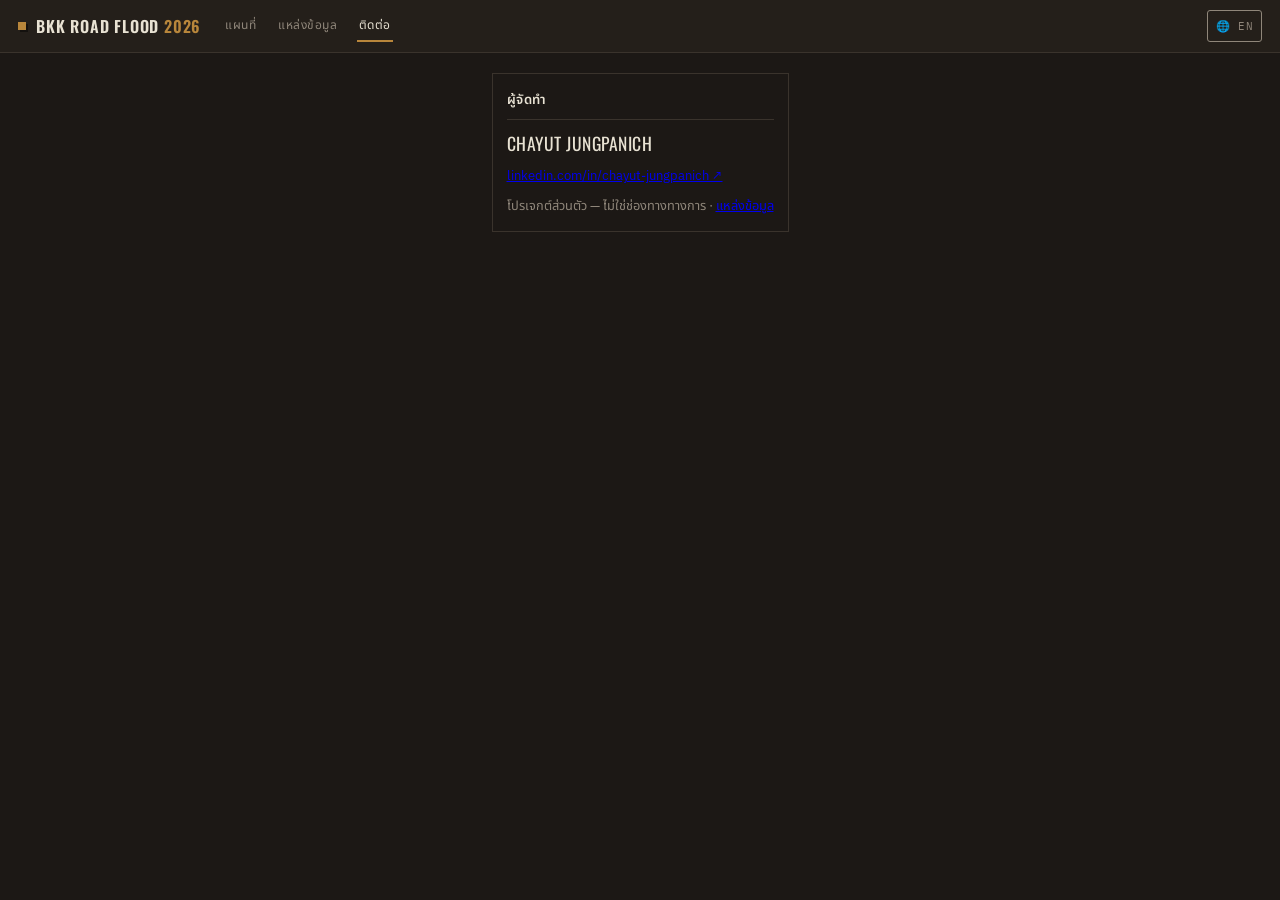
<file: contact.html>
<!doctype html>
<html lang="th">
<head>
<meta charset="UTF-8" />
<meta name="viewport" content="width=device-width, initial-scale=1.0" />
<title data-i18n="doc.title.contact">ติดต่อ — BKK Road Flood 2026</title>
<link rel="preconnect" href="https://fonts.googleapis.com" />
<link rel="preconnect" href="https://fonts.gstatic.com" crossorigin />
<link href="https://fonts.googleapis.com/css2?family=Oswald:wght@500;600;700&family=IBM+Plex+Sans:wght@400;500;600&family=IBM+Plex+Mono:wght@400;500&family=Noto+Sans+Thai:wght@400;500;600;700&display=swap" rel="stylesheet" />
<link rel="stylesheet" href="style.css?v=18" />
</head>
<body>
  <header id="topbar">
    <div class="brand">
      <span class="brand-mark" aria-hidden="true"></span>
      <h1>BKK Road Flood <span class="year">2026</span></h1>
    </div>
    <nav id="topnav">
      <a href="index.html" data-i18n="nav.map">แผนที่</a>
      <a href="sources.html" data-i18n="nav.sources">แหล่งข้อมูล</a>
      <a href="contact.html" class="active" data-i18n="nav.contact">ติดต่อ</a>
      <button id="lang-toggle" class="lang-toggle" type="button" aria-label="Switch language">🌐 EN</button>
    </nav>
  </header>

  <main id="sources-page">
    <section class="panel">
      <h2 data-i18n="contact.h.author">ผู้จัดทำ</h2>
      <p class="contact-name">Chayut Jungpanich</p>
      <p class="note">
        <a href="https://www.linkedin.com/in/chayut-jungpanich/" target="_blank" rel="noopener noreferrer">
          linkedin.com/in/chayut-jungpanich ↗
        </a>
      </p>
      <p class="note"><span data-i18n="contact.note.personal">โปรเจกต์ส่วนตัว — ไม่ใช่ช่องทางทางการ</span> · <a href="sources.html" data-i18n="nav.sources">แหล่งข้อมูล</a></p>
    </section>
  </main>

  <script src="i18n.js?v=17"></script>
</body>
</html>
</file>
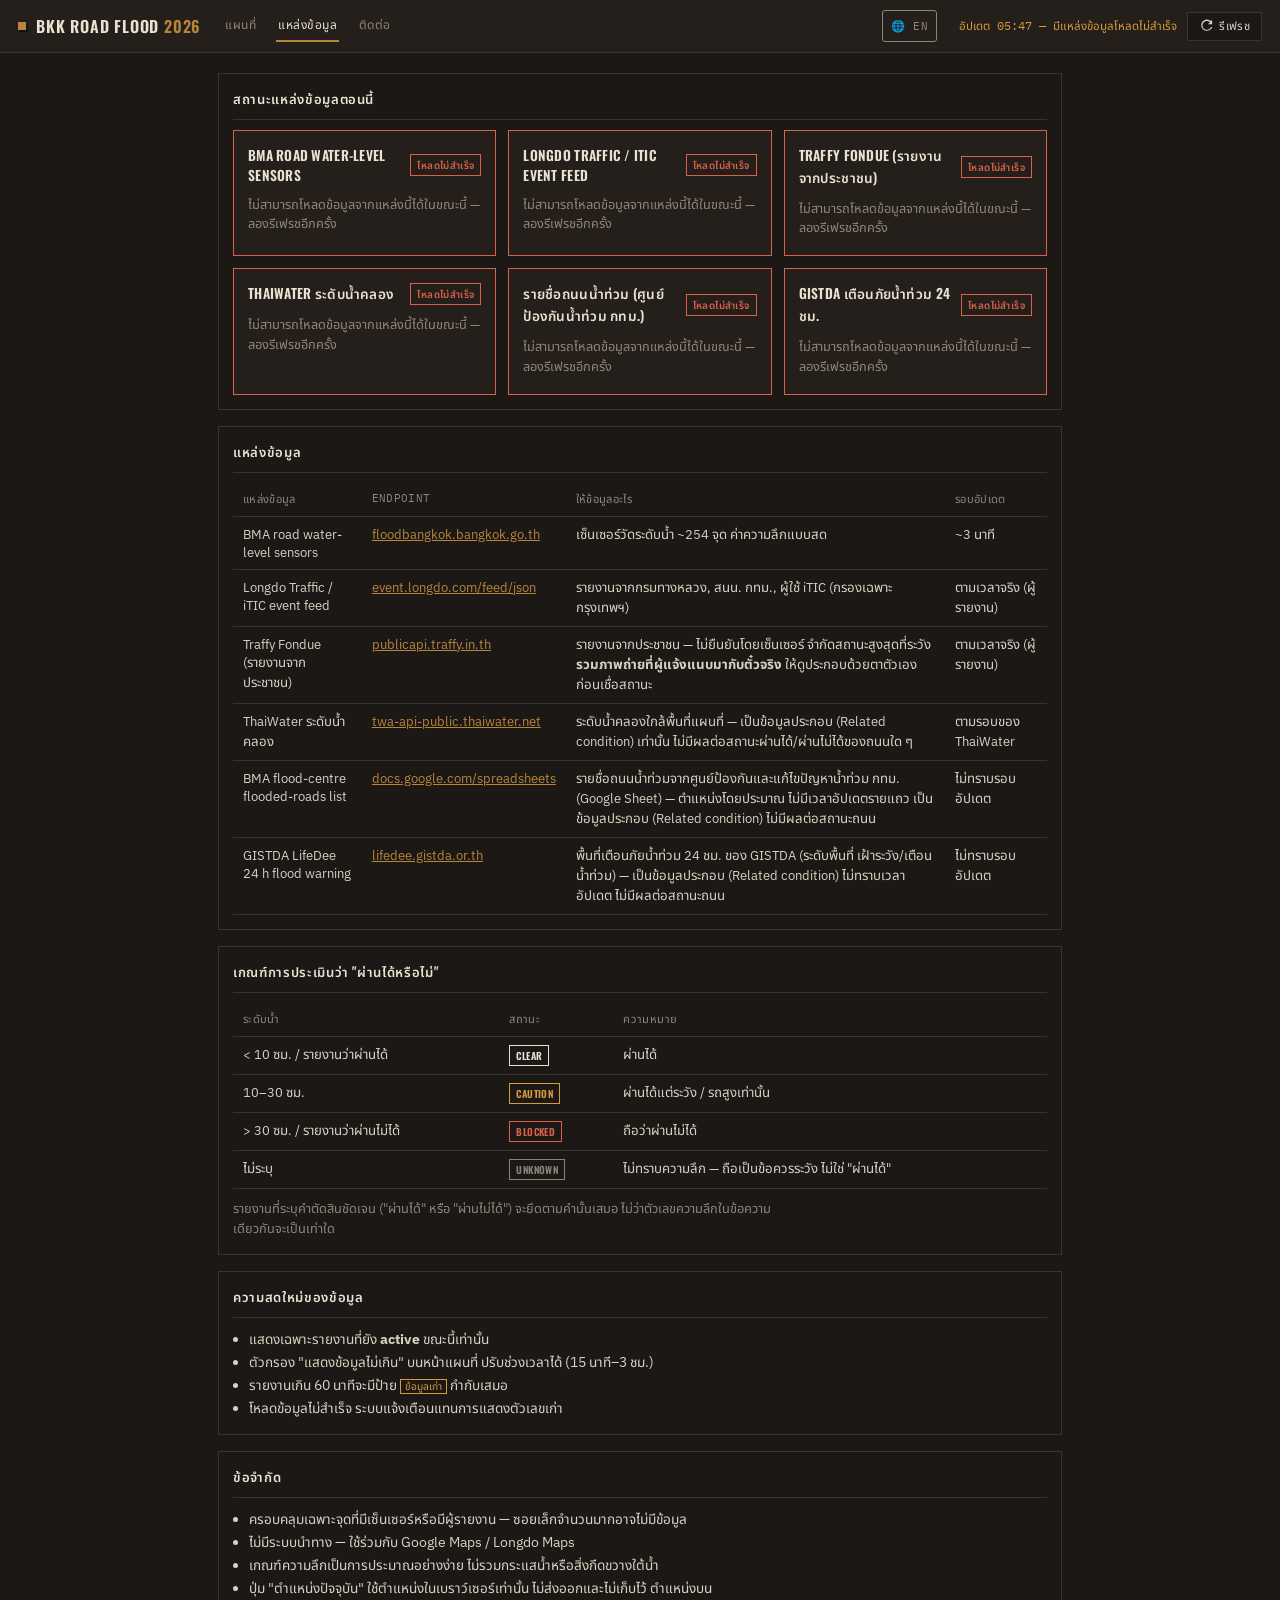
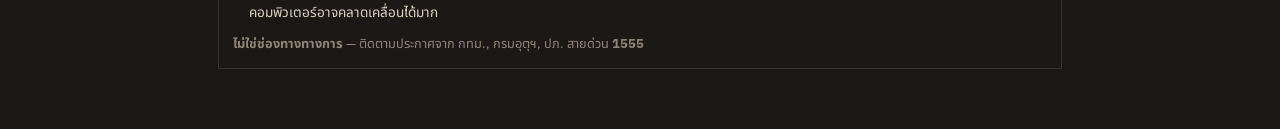
<file: sources.html>
<!doctype html>
<html lang="th">
<head>
<meta charset="UTF-8" />
<meta name="viewport" content="width=device-width, initial-scale=1.0" />
<title data-i18n="doc.title.sources">แหล่งข้อมูล — BKK Road Flood 2026</title>
<link rel="preconnect" href="https://fonts.googleapis.com" />
<link rel="preconnect" href="https://fonts.gstatic.com" crossorigin />
<link href="https://fonts.googleapis.com/css2?family=Oswald:wght@500;600;700&family=IBM+Plex+Sans:wght@400;500;600&family=IBM+Plex+Mono:wght@400;500&family=Noto+Sans+Thai:wght@400;500;600;700&display=swap" rel="stylesheet" />
<link rel="stylesheet" href="style.css?v=18" />
</head>
<body>
  <header id="topbar">
    <div class="brand">
      <span class="brand-mark" aria-hidden="true"></span>
      <h1>BKK Road Flood <span class="year">2026</span></h1>
    </div>
    <nav id="topnav">
      <a href="index.html" data-i18n="nav.map">แผนที่</a>
      <a href="sources.html" class="active" data-i18n="nav.sources">แหล่งข้อมูล</a>
      <a href="contact.html" data-i18n="nav.contact">ติดต่อ</a>
      <button id="lang-toggle" class="lang-toggle" type="button" aria-label="Switch language">🌐 EN</button>
    </nav>
    <div id="status-line">
      <span id="last-updated" data-i18n="status.loading">กำลังโหลด…</span>
      <button id="refresh-btn" data-i18n-title="refresh.title" title="โหลดข้อมูลใหม่">
        <svg viewBox="0 0 16 16" width="14" height="14" aria-hidden="true">
          <path fill="currentColor" d="M13.65 2.35a6.5 6.5 0 1 0 1.6 6.65h-1.55a5 5 0 1 1-1.14-5.14L10 6h5V1l-1.35 1.35z"/>
        </svg>
        <span data-i18n="refresh.label">รีเฟรช</span>
      </button>
    </div>
  </header>

  <main id="sources-page">
    <section class="panel">
      <h2 data-i18n="sources.h.status">สถานะแหล่งข้อมูลตอนนี้</h2>
      <div id="source-cards" class="source-cards">
        <p class="empty-hint" data-i18n="status.loading">กำลังโหลด…</p>
      </div>
    </section>

    <section class="panel">
      <h2 data-i18n="sources.h.sources">แหล่งข้อมูล</h2>
      <table class="data-table">
        <thead>
          <tr><th data-i18n="table.source">แหล่งข้อมูล</th><th>Endpoint</th><th data-i18n="table.provides">ให้ข้อมูลอะไร</th><th data-i18n="table.updatecycle">รอบอัปเดต</th></tr>
        </thead>
        <tbody>
          <tr>
            <td>BMA road water-level sensors</td>
            <td><a href="https://floodbangkok.bangkok.go.th" target="_blank" rel="noopener">floodbangkok.bangkok.go.th</a></td>
            <td data-i18n="sources.row.bma.provides">เซ็นเซอร์วัดระดับน้ำ ~254 จุด ค่าความลึกแบบสด</td>
            <td data-i18n="sources.row.bma.cycle">~3 นาที</td>
          </tr>
          <tr>
            <td>Longdo Traffic / iTIC event feed</td>
            <td><a href="https://traffic.longdo.com" target="_blank" rel="noopener">event.longdo.com/feed/json</a></td>
            <td data-i18n="sources.row.longdo.provides">รายงานจากกรมทางหลวง, สนน. กทม., ผู้ใช้ iTIC (กรองเฉพาะกรุงเทพฯ)</td>
            <td data-i18n="sources.cycle.realtime">ตามเวลาจริง (ผู้รายงาน)</td>
          </tr>
          <tr>
            <td data-i18n="sources.traffy.name">Traffy Fondue (รายงานจากประชาชน)</td>
            <td><a href="https://publicapi.traffy.in.th" target="_blank" rel="noopener">publicapi.traffy.in.th</a></td>
            <td data-i18n-html="sources.row.traffy.provides.html">รายงานจากประชาชน — ไม่ยืนยันโดยเซ็นเซอร์ จำกัดสถานะสูงสุดที่ระวัง <strong>รวมภาพถ่ายที่ผู้แจ้งแนบมากับตั๋วจริง</strong> ให้ดูประกอบด้วยตาตัวเองก่อนเชื่อสถานะ</td>
            <td data-i18n="sources.cycle.realtime">ตามเวลาจริง (ผู้รายงาน)</td>
          </tr>
          <tr>
            <td data-i18n="sources.thaiwater.name">ThaiWater ระดับน้ำคลอง</td>
            <td><a href="https://www.thaiwater.net" target="_blank" rel="noopener">twa-api-public.thaiwater.net</a></td>
            <td data-i18n="sources.row.thaiwater.provides">ระดับน้ำคลองใกล้พื้นที่แผนที่ — เป็นข้อมูลประกอบ (Related condition) เท่านั้น ไม่มีผลต่อสถานะผ่านได้/ผ่านไม่ได้ของถนนใด ๆ</td>
            <td data-i18n="sources.row.thaiwater.cycle">ตามรอบของ ThaiWater</td>
          </tr>
          <tr>
            <td>BMA flood-centre flooded-roads list</td>
            <td><a href="https://docs.google.com/spreadsheets/d/1CcX-TrFAOe1TdrWHK1XPAiaXqgQfdT9wvU_TCeFPmDs" target="_blank" rel="noopener">docs.google.com/spreadsheets</a></td>
            <td data-i18n="sources.row.floodcentre.provides">รายชื่อถนนน้ำท่วมจากศูนย์ป้องกันและแก้ไขปัญหาน้ำท่วม กทม. (Google Sheet) — ตำแหน่งโดยประมาณ ไม่มีเวลาอัปเดตรายแถว เป็นข้อมูลประกอบ (Related condition) ไม่มีผลต่อสถานะถนน</td>
            <td data-i18n="sources.row.floodcentre.cycle">ไม่ทราบรอบอัปเดต</td>
          </tr>
          <tr>
            <td>GISTDA LifeDee 24 h flood warning</td>
            <td><a href="https://lifedee.gistda.or.th" target="_blank" rel="noopener">lifedee.gistda.or.th</a></td>
            <td data-i18n="sources.row.gistda.provides">พื้นที่เตือนภัยน้ำท่วม 24 ชม. ของ GISTDA (ระดับพื้นที่ เฝ้าระวัง/เตือนน้ำท่วม) — เป็นข้อมูลประกอบ (Related condition) ไม่ทราบเวลาอัปเดต ไม่มีผลต่อสถานะถนน</td>
            <td data-i18n="sources.row.gistda.cycle">ไม่ทราบรอบอัปเดต</td>
          </tr>
        </tbody>
      </table>
    </section>

    <section class="panel">
      <h2 data-i18n="sources.h.criteria">เกณฑ์การประเมินว่า "ผ่านได้หรือไม่"</h2>
      <table class="data-table">
        <thead><tr><th data-i18n="table.waterlevel">ระดับน้ำ</th><th data-i18n="table.status">สถานะ</th><th data-i18n="table.meaning">ความหมาย</th></tr></thead>
        <tbody>
          <tr><td data-i18n="sources.criteria.clear.range">&lt; 10 ซม. / รายงานว่าผ่านได้</td><td><span class="badge green">CLEAR</span></td><td data-i18n="legend.clear">ผ่านได้</td></tr>
          <tr><td data-i18n="sources.criteria.caution.range">10–30 ซม.</td><td><span class="badge yellow">CAUTION</span></td><td data-i18n="sources.criteria.caution.meaning">ผ่านได้แต่ระวัง / รถสูงเท่านั้น</td></tr>
          <tr><td data-i18n="sources.criteria.blocked.range">&gt; 30 ซม. / รายงานว่าผ่านไม่ได้</td><td><span class="badge red">BLOCKED</span></td><td data-i18n="sources.criteria.blocked.meaning">ถือว่าผ่านไม่ได้</td></tr>
          <tr><td data-i18n="sources.criteria.unknown.range">ไม่ระบุ</td><td><span class="badge gray">UNKNOWN</span></td><td data-i18n="sources.criteria.unknown.meaning">ไม่ทราบความลึก — ถือเป็นข้อควรระวัง ไม่ใช่ "ผ่านได้"</td></tr>
        </tbody>
      </table>
      <p class="note" data-i18n-html="sources.criteria.note.html">รายงานที่ระบุคำตัดสินชัดเจน ("ผ่านได้" หรือ "ผ่านไม่ได้") จะยึดตามคำนั้นเสมอ ไม่ว่าตัวเลขความลึกในข้อความเดียวกันจะเป็นเท่าใด</p>
    </section>

    <section class="panel">
      <h2 data-i18n="sources.h.freshness">ความสดใหม่ของข้อมูล</h2>
      <ul class="bullet-list">
        <li data-i18n-html="sources.freshness.li1.html">แสดงเฉพาะรายงานที่ยัง <strong>active</strong> ขณะนี้เท่านั้น</li>
        <li data-i18n="sources.freshness.li2">ตัวกรอง "แสดงข้อมูลไม่เกิน" บนหน้าแผนที่ ปรับช่วงเวลาได้ (15 นาที–3 ชม.)</li>
        <li data-i18n-html="sources.freshness.li3.html">รายงานเกิน 60 นาทีจะมีป้าย <span class="stale-tag">ข้อมูลเก่า</span> กำกับเสมอ</li>
        <li data-i18n="sources.freshness.li4">โหลดข้อมูลไม่สำเร็จ ระบบแจ้งเตือนแทนการแสดงตัวเลขเก่า</li>
      </ul>
    </section>

    <section class="panel">
      <h2 data-i18n="sources.h.limitations">ข้อจำกัด</h2>
      <ul class="bullet-list">
        <li data-i18n="sources.limitations.li1">ครอบคลุมเฉพาะจุดที่มีเซ็นเซอร์หรือมีผู้รายงาน — ซอยเล็กจำนวนมากอาจไม่มีข้อมูล</li>
        <li data-i18n="sources.limitations.li2">ไม่มีระบบนำทาง — ใช้ร่วมกับ Google Maps / Longdo Maps</li>
        <li data-i18n="sources.limitations.li3">เกณฑ์ความลึกเป็นการประมาณอย่างง่าย ไม่รวมกระแสน้ำหรือสิ่งกีดขวางใต้น้ำ</li>
        <li data-i18n="sources.limitations.li4">ปุ่ม "ตำแหน่งปัจจุบัน" ใช้ตำแหน่งในเบราว์เซอร์เท่านั้น ไม่ส่งออกและไม่เก็บไว้ ตำแหน่งบนคอมพิวเตอร์อาจคลาดเคลื่อนได้มาก</li>
      </ul>
      <p class="note"><strong data-i18n="disclaimer.notofficial">ไม่ใช่ช่องทางทางการ</strong><span data-i18n="disclaimer.follow"> — ติดตามประกาศจาก</span> <span data-i18n="disclaimer.agencies">กทม., กรมอุตุฯ, ปภ.</span> <span data-i18n="disclaimer.hotline">สายด่วน</span> <strong>1555</strong></p>
    </section>
  </main>

  <script src="data.js?v=17"></script>
  <script src="i18n.js?v=17"></script>
  <script src="sources.js?v=17"></script>
</body>
</html>
</file>
<file: style.css>
/* Duty Board — see DESIGN.md for the full system rationale. */

:root {
  --board: #1c1815;
  --board-panel: #241f1a;
  --board-line: #3a332c;
  --paper: #e8e2d3;
  --ink: #d8d2c2;
  --ink-dim: #8f867a;
  --brass: #b8863b;
  --canal-blue: #4d7a91; /* neutral fallback for a canal station with no sourced threshold, see CONTEXT.md "Water-level status" */
  /* Water-level status palette — same red/yellow/green hue family as
     MARKER_COLOR (app.js) since both are traffic-light severity scales, but
     visibly duller/deeper shades so a canal marker is never color-identical
     to a road-status dot at a glance. See CONTEXT.md "Water-level status". */
  --canal-status-red: #a83a3a;
  --canal-status-yellow: #9c7a2e;
  --canal-status-green: #2f7a52;

  --stamp-red: #d9614a; /* tuned from #c2493c for AA text contrast (4.84:1) on --board */
  --stamp-amber: #d69a3f;
  --stamp-chalk: #e8e2d3;
  --stamp-gray: #8a8377;

  --font-display: "Oswald", "Noto Sans Thai", sans-serif;
  --font-body: "IBM Plex Sans", "Noto Sans Thai", sans-serif;
  --font-data: "IBM Plex Mono", "Noto Sans Thai", monospace;

  --hard-shadow: 2px 2px 0 rgba(0, 0, 0, 0.45);
}

* { box-sizing: border-box; }

html, body {
  margin: 0;
  height: 100%;
  background: var(--board);
  color: var(--ink);
  font-family: var(--font-body);
  -webkit-font-smoothing: antialiased;
}
/* body is the flex column that fits #topbar + #app to the viewport — #app
   takes whatever's left via flex:1, so it never depends on a fixed guess at
   the header's height (which changes when #topbar wraps on narrow screens). */
body { display: flex; flex-direction: column; }

h1, h2 { margin: 0; }

/* ---- Top bar ---- */

#topbar {
  display: flex;
  align-items: center;
  gap: 22px;
  padding: 10px 18px;
  background: var(--board-panel);
  border-bottom: 1px solid var(--board-line);
}

.brand { display: flex; align-items: center; gap: 10px; }
.brand-mark {
  width: 8px;
  height: 8px;
  background: var(--brass);
  box-shadow: var(--hard-shadow);
  flex-shrink: 0;
}
#topbar h1 {
  font-family: var(--font-display);
  font-weight: 600;
  text-transform: uppercase;
  letter-spacing: 0.05em;
  font-size: 1rem;
  color: var(--paper);
  white-space: nowrap;
}
#topbar .year { color: var(--brass); }

#topnav {
  display: flex;
  gap: 18px;
  flex: 1;
}
#topnav a {
  color: var(--ink-dim);
  text-decoration: none;
  font-family: var(--font-data);
  font-size: 0.75rem;
  letter-spacing: 0.04em;
  text-transform: uppercase;
  padding: 6px 2px;
  border-bottom: 2px solid transparent;
}
#topnav a:hover { color: var(--ink); }
#topnav a.active { color: var(--paper); border-bottom-color: var(--brass); }

.lang-toggle {
  margin-left: auto;
  background: none;
  border: 1px solid var(--ink-dim);
  border-radius: 3px;
  color: var(--ink-dim);
  font-family: var(--font-data);
  font-size: 0.7rem;
  letter-spacing: 0.04em;
  text-transform: uppercase;
  padding: 3px 8px;
  cursor: pointer;
}
.lang-toggle:hover { color: var(--paper); border-color: var(--brass); }

#status-line {
  display: flex;
  align-items: center;
  gap: 10px;
  font-family: var(--font-data);
  font-size: 0.72rem;
  color: var(--ink-dim);
  white-space: nowrap;
}
#status-line #last-updated.warning { color: var(--stamp-amber); }

#refresh-btn {
  display: inline-flex;
  align-items: center;
  gap: 6px;
  background: var(--board);
  border: 1px solid var(--board-line);
  color: var(--ink);
  border-radius: 0;
  padding: 5px 11px;
  cursor: pointer;
  font-family: var(--font-data);
  font-size: 0.72rem;
  text-transform: uppercase;
  letter-spacing: 0.03em;
}
#refresh-btn:hover { border-color: var(--brass); color: var(--paper); }

/* ---- App shell ---- */

#app {
  display: flex;
  flex: 1;
  min-height: 0; /* let #map/#sidebar scroll internally instead of overflowing the flex item */
}

#sidebar {
  width: 350px;
  min-width: 350px;
  overflow-y: auto;
  border-right: 1px solid var(--board-line);
  background: var(--board-panel);
  padding: 12px;
  display: flex;
  flex-direction: column;
  gap: 12px;
}

#map-wrap {
  position: relative;
  flex: 1;
  min-height: 0;
}
#map {
  width: 100%;
  height: 100%;
  background: #e8e6e0;
}

#loading-overlay {
  position: absolute;
  inset: 0;
  z-index: 1000; /* above Leaflet's own panes/controls */
  display: flex;
  flex-direction: column;
  align-items: center;
  justify-content: center;
  gap: 14px;
  background: var(--board);
  color: var(--ink);
  font-family: var(--font-data);
  font-size: 0.85rem;
  text-transform: uppercase;
  letter-spacing: 0.03em;
  pointer-events: none; /* fades out, never blocks map interaction once map data is up */
  transition: opacity 0.25s ease;
}
#loading-overlay.hidden { opacity: 0; }
.spinner {
  width: 32px;
  height: 32px;
  border: 3px solid var(--board-line);
  border-top-color: var(--brass);
  border-radius: 50%;
  animation: spin 0.8s linear infinite;
}
@keyframes spin { to { transform: rotate(360deg); } }

.panel {
  background: var(--board);
  border: 1px solid var(--board-line);
  border-radius: 0;
  padding: 14px;
}
.panel h2 {
  font-family: var(--font-display);
  font-size: 0.82rem;
  font-weight: 600;
  color: var(--paper);
  text-transform: uppercase;
  letter-spacing: 0.05em;
  padding-bottom: 9px;
  margin-bottom: 10px;
  border-bottom: 1px solid var(--board-line);
}
.panel h2 .hint {
  font-family: var(--font-body);
  font-weight: normal;
  text-transform: none;
  letter-spacing: normal;
  font-size: 0.72rem;
  color: var(--ink-dim);
}
.panel-row {
  display: flex;
  align-items: flex-end;
  justify-content: space-between;
  gap: 8px;
}
.panel-row h2 { flex: 1; }

.freshness-label {
  font-family: var(--font-data);
  font-size: 0.68rem;
  color: var(--ink-dim);
  display: flex;
  align-items: center;
  gap: 6px;
  white-space: nowrap;
  padding-bottom: 9px;
}
.freshness-label select {
  background: var(--board-panel);
  color: var(--ink);
  border: 1px solid var(--board-line);
  border-radius: 0;
  padding: 3px 6px;
  font-family: var(--font-data);
  font-size: 0.72rem;
}
.freshness-label select:focus { outline: none; border-color: var(--brass); }

/* Tab button — DESIGN.md component; currently the gallery "show more" button. */
.tab-button {
  background: var(--board-panel);
  color: var(--ink);
  font-family: var(--font-data);
  font-size: 0.72rem;
  text-transform: uppercase;
  letter-spacing: 0.02em;
  border: 1px solid var(--board-line);
  border-radius: 0;
  padding: 5px 12px;
  cursor: pointer;
  margin: 8px 0;
}
.tab-button:hover { border-color: var(--brass); }
.tab-button.active {
  border-bottom: 2px solid var(--brass);
  color: var(--paper);
}

.report-photo-link { display: block; margin-top: 6px; }
.report-photo-thumb {
  display: block;
  width: 100%;
  max-width: 280px;
  max-height: 220px;
  border: 1px solid var(--board-line);
  object-fit: cover;
}

.empty-hint {
  color: var(--ink-dim);
  font-size: 0.8rem;
  margin: 4px 0;
  line-height: 1.5;
}

#road-search {
  width: 100%;
  padding: 8px 10px;
  border-radius: 0;
  border: 1px solid var(--board-line);
  background: var(--board-panel);
  color: var(--ink);
  margin-bottom: 10px;
  font-family: var(--font-body);
  font-size: 0.85rem;
}
#road-search:focus { outline: none; border-color: var(--brass); }

.legend {
  font-family: var(--font-data);
  font-size: 0.68rem;
  color: var(--ink-dim);
  display: flex;
  flex-wrap: wrap;
  gap: 5px 10px;
  margin-bottom: 10px;
  align-items: center;
  padding-bottom: 10px;
  border-bottom: 1px solid var(--board-line);
}
.dot {
  display: inline-block;
  width: 8px;
  height: 8px;
  border-radius: 0;
  margin-right: 3px;
  vertical-align: middle;
  border: 1px solid rgba(0, 0, 0, 0.35);
}
.dot.green { background: var(--stamp-chalk); }
.dot.yellow { background: var(--stamp-amber); }
.dot.red { background: var(--stamp-red); }
.dot.gray { background: var(--stamp-gray); }
/* Canal water-level legend — separate from the road-status .legend/.dot
   above: a distinct icon shape (not a plain dot) so it reads as its own
   system, not a 5th road-status color. See CONTEXT.md "Water-level status". */
.canal-legend {
  font-family: var(--font-data);
  font-size: 0.68rem;
  color: var(--ink-dim);
  display: flex;
  flex-wrap: wrap;
  gap: 5px 10px;
  margin-bottom: 10px;
  align-items: center;
  padding-bottom: 10px;
  border-bottom: 1px solid var(--board-line);
}
.canal-legend-wave {
  display: inline-block;
  width: 14px;
  height: 14px;
  vertical-align: middle;
  margin-right: 3px;
}
.canal-legend-wave .canal-wave-bg { fill: var(--canal-blue); }
.canal-legend-wave.status-green .canal-wave-bg { fill: var(--canal-status-green); }
.canal-legend-wave.status-yellow .canal-wave-bg { fill: var(--canal-status-yellow); }
.canal-legend-wave.status-red .canal-wave-bg { fill: var(--canal-status-red); }
.canal-legend-note { font-style: italic; opacity: 0.75; }

/* Canal station marker (Leaflet divIcon) — a wave glyph, never the plain
   circleMarker dot used for road-status/camera points, so it can't be
   mistaken for a Passability-status marker. See CONTEXT.md "Water-level
   status" and app.js's renderCanalMarkers(). */
.canal-wave-icon {
  background: transparent;
  border: none;
}
.canal-wave-icon .canal-wave-bg { fill: var(--canal-blue); stroke: #ffffff; stroke-width: 1; }
.canal-wave-icon .canal-wave-glyph { fill: none; stroke: #ffffff; stroke-width: 1.6; stroke-linecap: round; }
.canal-wave-icon.status-green .canal-wave-bg { fill: var(--canal-status-green); }
.canal-wave-icon.status-yellow .canal-wave-bg { fill: var(--canal-status-yellow); }
.canal-wave-icon.status-red .canal-wave-bg { fill: var(--canal-status-red); }

/* Citizen report (Traffy Fondue), uncorroborated: dashed ring marks "not
   sensor-confirmed" as a separate dimension from the status color itself
   (kept, not overridden) — see CONTEXT.md "Citizen report". */
.dot.citizen { border: 1px dashed var(--ink); }
/* Unmeasured ("gray") citizen report with a photo attached — cues "look at
   the photo yourself" instead of guessing a severity. See docs/adr/0003. */
.photo-cue {
  font-size: 0.68rem;
  margin-right: 3px;
  vertical-align: middle;
  line-height: 1;
}

.citizen-note {
  font-family: var(--font-body);
  font-size: 0.72rem;
  color: var(--ink-dim);
  margin: 4px 0 0;
}

/* Related condition (e.g. ThaiWater canal level) — deliberately stronger than
   .citizen-note: this data carries no Passability status at all, so the "not
   a road-status report" framing has to be unmissable. See CONTEXT.md. */
.related-conditions-note {
  font-family: var(--font-body);
  font-size: 0.72rem;
  color: var(--stamp-amber);
  border-left: 2px solid var(--stamp-amber);
  padding-left: 8px;
  margin: 0 0 10px;
  line-height: 1.5;
}
.station-item {
  display: flex;
  align-items: center;
  gap: 8px;
  padding: 6px 4px;
  border-bottom: 1px solid var(--board-line);
  font-size: 0.8rem;
  cursor: pointer;
}
.station-item:last-child { border-bottom: none; }
.station-item:hover { background: var(--board-panel); }
.station-item .name {
  flex: 1;
  overflow: hidden;
  text-overflow: ellipsis;
  white-space: nowrap;
  font-family: var(--font-body);
}
.station-item .level {
  color: var(--ink);
  font-family: var(--font-data);
  font-size: 0.76rem;
  white-space: nowrap;
}
.station-item .age {
  color: var(--ink-dim);
  font-family: var(--font-data);
  font-size: 0.7rem;
  white-space: nowrap;
}
.corroboration-note {
  font-family: var(--font-data);
  font-size: 0.68rem;
  color: var(--ink-dim);
  margin-top: 4px;
}
.corroboration-note ul {
  margin: 2px 0 0;
  padding-left: 16px;
}

.stale-tag {
  font-family: var(--font-data);
  font-size: 0.64rem;
  color: var(--stamp-amber);
  border: 1px solid var(--stamp-amber);
  border-radius: 0;
  padding: 0 4px;
  text-transform: uppercase;
}

/* ---- Duty log (road list) ---- */

.road-list {
  max-height: 38vh;
  overflow-y: auto;
}

.road-item {
  display: flex;
  align-items: center;
  gap: 8px;
  padding: 7px 4px;
  border-bottom: 1px solid var(--board-line);
  font-size: 0.82rem;
}
.road-item:last-child { border-bottom: none; }
.road-item:hover { background: var(--board-panel); }
.road-item-main {
  flex: 1;
  display: flex;
  align-items: center;
  gap: 6px;
  min-width: 0;
  cursor: pointer;
}
.road-item .name {
  flex: 1;
  overflow: hidden;
  text-overflow: ellipsis;
  white-space: nowrap;
  font-family: var(--font-body);
}
.road-item .depth {
  color: var(--ink-dim);
  font-family: var(--font-data);
  font-size: 0.74rem;
  white-space: nowrap;
}
.road-item .age {
  color: var(--ink-dim);
  font-family: var(--font-data);
  font-size: 0.7rem;
  white-space: nowrap;
  width: 70px;
  text-align: right;
}
.road-item .age.stale { color: var(--stamp-amber); }

/* ---- Stamp badges (replaces tinted pills) ---- */

.badge {
  display: inline-block;
  font-family: var(--font-display);
  font-size: 0.62rem;
  font-weight: 600;
  letter-spacing: 0.04em;
  padding: 2px 6px;
  border-radius: 0;
  background: transparent;
  flex-shrink: 0;
}
.badge.red { border: 1.5px solid var(--stamp-red); color: var(--stamp-red); }
.badge.yellow { border: 1.5px solid var(--stamp-amber); color: var(--stamp-amber); }
.badge.green { border: 1.5px solid var(--stamp-chalk); color: var(--paper); }
.badge.gray { border: 1.5px solid var(--stamp-gray); color: var(--stamp-gray); }

.disclaimer p {
  font-size: 0.72rem;
  color: var(--ink-dim);
  margin: 0;
  line-height: 1.6;
}
.disclaimer a { color: var(--brass); }

/* ---- Leaflet overrides ---- */

.leaflet-popup-content-wrapper, .leaflet-popup-tip {
  background: var(--board-panel);
  color: var(--ink);
  border-radius: 0;
  box-shadow: var(--hard-shadow);
}
.leaflet-popup-content {
  font-family: var(--font-body);
  font-size: 0.83rem;
  line-height: 1.45;
}
.leaflet-popup-content b { display: block; margin-bottom: 2px; font-family: var(--font-display); text-transform: uppercase; letter-spacing: 0.03em; font-size: 0.8rem; }

/* ---- Sources / Data & Freshness page ---- */

#sources-page {
  max-width: 880px;
  margin: 0 auto;
  padding: 20px 18px 60px;
  display: flex;
  flex-direction: column;
  gap: 16px;
}
.source-cards {
  display: grid;
  grid-template-columns: repeat(auto-fit, minmax(260px, 1fr));
  gap: 12px;
}
.source-card {
  border: 1px solid var(--board-line);
  border-radius: 0;
  padding: 14px;
  background: var(--board-panel);
}
.source-card.error { border-color: var(--stamp-red); }
.source-card-head {
  display: flex;
  align-items: center;
  justify-content: space-between;
  margin-bottom: 10px;
}
.source-name { font-family: var(--font-display); font-size: 0.85rem; font-weight: 600; text-transform: uppercase; letter-spacing: 0.02em; color: var(--paper); }
.source-stats {
  display: flex;
  gap: 18px;
  margin-bottom: 10px;
}
.source-stats > div { display: flex; flex-direction: column; }
.stat-num { font-family: var(--font-data); font-size: 1.1rem; font-weight: 500; color: var(--paper); }
.stat-label { font-size: 0.68rem; color: var(--ink-dim); }
.source-breakdown { display: flex; gap: 6px; margin-bottom: 8px; }

.data-table {
  width: 100%;
  border-collapse: collapse;
  font-size: 0.83rem;
}
.data-table th, .data-table td {
  text-align: left;
  padding: 8px 10px;
  border-bottom: 1px solid var(--board-line);
  vertical-align: top;
}
.data-table th {
  color: var(--ink-dim);
  font-family: var(--font-data);
  font-weight: 400;
  font-size: 0.7rem;
  text-transform: uppercase;
  letter-spacing: 0.03em;
}
.data-table a { color: var(--brass); }

.bullet-list {
  margin: 0;
  padding-left: 1.2em;
  max-width: 68ch;
  font-size: 0.85rem;
  line-height: 1.7;
  color: var(--ink);
}
.bullet-list code, .note code {
  background: var(--board-panel);
  border: 1px solid var(--board-line);
  border-radius: 0;
  padding: 0 4px;
  font-family: var(--font-data);
  font-size: 0.85em;
}
.note {
  max-width: 68ch;
  font-size: 0.8rem;
  color: var(--ink-dim);
  line-height: 1.6;
  margin: 10px 0 0;
}
.contact-name {
  font-family: var(--font-display);
  text-transform: uppercase;
  letter-spacing: 0.03em;
  font-size: 1.1rem;
  color: var(--paper);
  margin: 4px 0 0;
}

 /* Map chips: the always-visible controls (near me + layer toggles) float over
   the map so they never hide inside the bottom sheet. */
.map-chips {
  position: absolute;
  top: 10px;
  left: 54px; /* clear of Leaflet's zoom control */
  right: 10px;
  z-index: 900;
  display: flex;
  gap: 6px;
  overflow-x: auto;
  scrollbar-width: none;
  pointer-events: none;
}
.map-chips::-webkit-scrollbar { display: none; }
.map-chip {
  pointer-events: auto;
  flex-shrink: 0;
  min-height: 36px;
  padding: 0 12px;
  background: var(--board-panel);
  color: var(--ink);
  border: 1px solid var(--board-line);
  border-radius: 0;
  font-family: var(--font-data);
  font-size: 0.72rem;
  cursor: pointer;
  box-shadow: var(--hard-shadow);
  opacity: 0.8;
}
.map-chip.active { opacity: 1; border-bottom: 2px solid var(--brass); color: var(--paper); }
/* Near me is an action, not a filter: a solid cream (paper) button with a brass pin glyph,
   bottom-right of the map, visually apart from the layer chips up top. */
.near-me-fab {
  position: absolute;
  right: 10px;
  bottom: 32px; /* clear of Leaflet's attribution */
  z-index: 900;
  min-height: 44px;
  padding: 0 16px 0 12px;
  background: var(--paper);
  color: #1c1815;
  border: 2px solid #1c1815;
  border-radius: 0;
  font-family: var(--font-body);
  font-size: 0.85rem;
  font-weight: 600;
  cursor: pointer;
  box-shadow: 3px 3px 0 rgba(0, 0, 0, 0.55);
}
.near-me-fab::before { content: "\25C9"; color: var(--brass); margin-right: 8px; font-size: 1.05rem; vertical-align: -1px; }
.near-me-fab:hover { background: #fff; }
.map-notes {
  position: absolute;
  top: 54px;
  left: 54px;
  right: 10px;
  z-index: 900;
  display: flex;
  flex-direction: column;
  gap: 6px;
  pointer-events: none;
}
.map-notes > p:not([hidden]) {
  pointer-events: auto;
  align-self: flex-start;
  margin: 0;
  padding: 6px 10px;
  background: var(--board-panel);
  border: 1px solid var(--board-line);
  box-shadow: var(--hard-shadow);
  max-width: 100%;
}

/* Mobile: the map fills the screen and the sidebar becomes a bottom sheet.
   The peek strip (#sidebar-toggle) always shows the live summary counts;
   tapping it expands the full panels. Hidden entirely on desktop. */
#sidebar-toggle { display: none; }
#peek-photos { display: none; }
.summary-stats { display: grid; grid-template-columns: repeat(3, 1fr); gap: 8px; }
.stat {
  display: flex;
  flex-direction: column;
  align-items: flex-start;
  padding: 10px 12px;
  border: 1px solid var(--board-line);
  border-left-width: 5px;
  border-radius: 0;
  background: var(--board-panel);
}
.stat-n { font-family: var(--font-data); font-size: 1.8rem; font-weight: 500; line-height: 1.1; color: var(--paper); }
.stat-l { font-size: 0.74rem; color: var(--ink-dim); }
.stat.red { border-left-color: #e02f2f; }
.stat.yellow { border-left-color: #f2a10d; }
.stat.green { border-left-color: #1fa24a; }
.stat.red .stat-n { color: var(--stamp-red); }
.stat.zero .stat-n { color: var(--ink-dim); }
.summary-scope { margin: 10px 0 0; font-size: 0.78rem; color: var(--ink-dim); }
.summary-nearest { margin: 8px 0 0; font-size: 0.84rem; color: var(--ink); }
.link-btn {
  background: none;
  border: none;
  padding: 0;
  color: var(--brass);
  font: inherit;
  text-align: left;
  text-decoration: underline;
  cursor: pointer;
}
.primary-btn {
  margin-top: 10px;
  min-height: 44px;
  width: 100%;
  background: var(--brass);
  color: #1c1815;
  border: 1px solid var(--brass);
  border-radius: 0;
  font-family: var(--font-body);
  font-size: 0.9rem;
  font-weight: 500;
  cursor: pointer;
}
.primary-btn:hover { background: #c99649; }

@media (max-width: 720px) {
  #app { position: relative; }
  /* Zoom buttons are redundant on touch (pinch); freeing their column lets all three layer chips fit. */
  .leaflet-control-zoom { display: none; }
  .map-chips { left: 10px; flex-wrap: wrap; overflow-x: visible; }
  .map-notes { left: 10px; }
  #map-wrap { margin-bottom: 190px; } /* fallback; app.js sets the real value from the collapsed sheet height */
  #sidebar {
    position: absolute;
    left: 0;
    right: 0;
    bottom: 0;
    z-index: 1100; /* above Leaflet panes/controls and the loading overlay */
    width: 100%;
    min-width: 0;
    max-height: 82%;
    padding: 0;
    gap: 0;
    overflow: hidden;
    border-right: none;
    border-top: 1px solid var(--board-line);
    border-radius: 0;
    background: var(--board);
    box-shadow: 0 -4px 16px rgba(0, 0, 0, 0.5);
    display: flex;
    flex-direction: column;
  }
  #sidebar-toggle {
    display: flex;
    flex-direction: column;
    align-items: stretch;
    gap: 8px;
    width: 100%;
    padding: 8px 14px 10px;
    background: var(--board-panel);
    border: none;
    border-bottom: 1px solid var(--board-line);
    border-radius: 0;
    color: var(--paper);
    cursor: pointer;
    flex-shrink: 0;
  }
  .sheet-grip { align-self: center; width: 40px; height: 4px; border-radius: 2px; background: var(--board-line); }
  .peek-scope { font-size: 0.72rem; color: var(--ink-dim); text-align: center; }
  .peek-stats { display: flex; gap: 14px; justify-content: space-between; font-size: 0.8rem; }
  .peek-stat { display: inline-flex; align-items: baseline; gap: 5px; color: var(--ink-dim); }
  .peek-stat b { font-family: var(--font-data); font-size: 1.35rem; font-weight: 500; color: var(--paper); }
  .peek-stat.red b { color: var(--stamp-red); }
  .peek-stat.zero b { color: var(--ink-dim); }
  #sidebar-panels {
    display: none;
    overflow-y: auto;
    padding: 12px;
    flex-direction: column;
    gap: 12px;
  }
  #sidebar-toggle[aria-expanded="true"] ~ #sidebar-panels { display: flex; max-height: calc(82vh - 80px); }
  #sidebar-toggle[aria-expanded="true"] ~ #peek-photos { display: none; }
  #peek-photos {
    display: flex;
    gap: 6px;
    overflow-x: auto;
    padding: 8px 12px 10px;
    background: var(--board-panel);
    border-bottom: 1px solid var(--board-line);
    flex-shrink: 0;
    scrollbar-width: none;
  }
  #peek-photos::-webkit-scrollbar { display: none; }
  #peek-photos.empty { display: none; }
  .peek-photo { position: relative; flex: 0 0 auto; width: 76px; height: 76px; padding: 0; border: 1px solid var(--board-line); background: var(--board); cursor: pointer; }
  .peek-photo img { width: 100%; height: 100%; object-fit: cover; display: block; }
  .peek-age { position: absolute; left: 0; right: 0; bottom: 0; padding: 1px 4px; background: rgba(0, 0, 0, 0.72); color: #fff; font-family: var(--font-data); font-size: 0.62rem; text-align: left; }
  .peek-all { flex: 0 0 auto; min-width: 64px; background: none; border: 1px dashed var(--board-line); color: var(--brass); font-family: var(--font-data); font-size: 0.72rem; cursor: pointer; }
  .peek-skel { flex: 0 0 auto; width: 76px; height: 76px; background: var(--board); border: 1px solid var(--board-line); animation: peek-pulse 1.2s ease-in-out infinite; }
  @keyframes peek-pulse { 50% { opacity: 0.45; } }
  #summary-stats { display: none; } /* the peek strip already shows these */
  #topbar { flex-wrap: wrap; gap: 4px 12px; padding: 8px 12px; }
  #topnav { order: 2; flex: 1; gap: 10px; align-items: center; }
  #topnav a { padding: 4px 2px; white-space: nowrap; }
  .lang-toggle { white-space: nowrap; }
  #topbar h1 { font-size: 0.92rem; }
  .lang-toggle { margin-left: auto; }
  /* #status-line's nowrap is fine on desktop's wide single row, but a long
     failure message on a phone would run off the edge: let it wrap onto its
     own full-width row. */
  #status-line { white-space: normal; order: 3; width: 100%; font-size: 0.68rem; }
  #refresh-btn span { display: none; }
}

.canal-detail { font-size: 0.78rem; color: var(--ink-dim); }
.station-item .trend { font-family: var(--font-data); font-size: 0.7rem; color: var(--ink-dim); }

/* BMA flood-centre flooded-roads layer: a diamond, so it can't be read as a
   road status dot (circle) or canal wave icon. Related condition only. */
.floodcentre-icon { background: transparent; border: none; }
.floodcentre-icon span {
  display: block;
  width: 11px;
  height: 11px;
  margin: 2px;
  background: #6b3fa0;
  border: 1.5px solid #ffffff;
  transform: rotate(45deg);
  box-shadow: 0 0 0 1px rgba(0, 0, 0, 0.35);
}

/* ---- Latest photos gallery ---- */
.photo-gallery { display: grid; grid-template-columns: repeat(2, 1fr); gap: 8px; }
.photo-gallery .empty-hint { grid-column: 1 / -1; }
.gallery-item {
  display: flex;
  flex-direction: column;
  gap: 4px;
  padding: 0;
  text-align: left;
  background: var(--board);
  border: 1px solid var(--board-line);
  color: var(--ink);
  font-family: var(--font-body);
  cursor: pointer;
  min-height: 44px;
}
.gallery-item:hover { border-color: var(--brass); }
.gallery-item img { width: 100%; aspect-ratio: 4 / 3; object-fit: cover; display: block; background: var(--board-line); }
.gallery-age {
  font-family: var(--font-display);
  font-size: 1.05rem;
  color: var(--paper);
  padding: 0 6px;
}
.gallery-place { font-size: 0.8rem; padding: 0 6px; overflow-wrap: anywhere; }
.gallery-source { font-family: var(--font-data); font-size: 0.7rem; color: var(--ink-dim); padding: 0 6px 6px; }
#photo-gallery-more { margin-top: 8px; width: 100%; }
.gallery-filters { display: flex; flex-direction: column; gap: 6px; margin-bottom: 8px; }
.gallery-filters select, .gallery-filters input {
  min-height: 44px;
  background: var(--board);
  color: var(--ink);
  border: 1px solid var(--board-line);
  font-family: var(--font-body);
  padding: 0 8px;
}
.district-counts { margin-bottom: 8px; }
.district-counts-list { display: flex; flex-wrap: wrap; gap: 6px; }
.district-count-chip {
  min-height: 44px;
  padding: 0 10px;
  background: var(--board);
  color: var(--ink);
  border: 1px solid var(--board-line);
  font-family: var(--font-data);
  font-size: 0.78rem;
  cursor: pointer;
}
.district-count-chip:hover, .district-count-chip.active { border-color: var(--brass); color: var(--paper); }

/* Normal-level canal stations: small and faded so warnings stand out. */
.canal-wave-icon.status-green svg { width: 9px; height: 9px; }
.canal-wave-icon.status-green { opacity: 0.55; }

/* Report marker that carries a photo: just a camera glyph, near-black and
   slightly translucent, with a thin white halo so it reads on any basemap. */
.photo-pin { background: transparent; border: none; }
.photo-pin-glyph {
  position: relative;
  display: block;
  width: 100%;
  height: 100%;
  color: #141414;
  opacity: 0.85;
  filter: drop-shadow(0 0 1px #fff) drop-shadow(0 0 1px #fff);
}
.photo-pin-dot {
  position: absolute;
  top: -3px;
  right: -3px;
  width: 7px;
  height: 7px;
  border-radius: 50%;
  border: 1px solid #fff;
  box-shadow: 0 0 0 0.5px rgba(0, 0, 0, 0.4);
}
.photo-pin-glyph.unknown .photo-pin-dot { width: 6px; height: 6px; }
.photo-pin-glyph svg { display: block; width: 100%; height: 100%; }

/* ---- Motion (docs/adr/0010, DESIGN.md "Motion") ----
   transform/opacity only. Every effect is inside no-preference, so with
   prefers-reduced-motion the page is simply static. Looping is limited to
   warning/critical canal markers; everything else plays once. */
.water-rise { display: none; }
#map-wash { display: none; }
html.paused *, html.paused *::before, html.paused *::after { animation-play-state: paused !important; }

@media (prefers-reduced-motion: no-preference) {
  /* Water rises once behind the summary, then goes still. Water-blue, never a
     stamp colour, and not tied to any count — it carries no verdict. */
  #sidebar-toggle { position: relative; overflow: hidden; }
  /* clip, not hidden: hidden makes a flex child shrinkable and the panel gets squashed in the mobile sheet */
  #summary-panel { position: relative; overflow: clip; flex-shrink: 0; }
  #sidebar-toggle > :not(.water-rise), #summary-panel > :not(.water-rise) { position: relative; z-index: 1; }
  .water-rise {
    display: block;
    position: absolute;
    inset: 0;
    width: 100%;
    height: 100%;
    z-index: 0;
    pointer-events: none;
    fill: var(--canal-blue);
    opacity: 0.28;
    transform: translateY(100%);
    animation: water-rise 1500ms cubic-bezier(0.2, 0.7, 0.2, 1) forwards;
  }
  @keyframes water-rise { to { transform: translateY(42%); } }

  .stat-n.rise, .peek-stat b.rise { display: inline-block; animation: num-up 520ms ease-out both; }
  @keyframes num-up { from { transform: translateY(8px); opacity: 0; } to { transform: none; opacity: 1; } }

  .pin-in { transform-box: fill-box; transform-origin: center; animation: pin-in 520ms ease-out var(--d, 0ms) both; }
  @keyframes pin-in { from { transform: scale(0.7); opacity: 0; } to { transform: none; opacity: 1; } }

  .photo-pin-glyph.pin-in { animation-name: photo-pin-in; }
  @keyframes photo-pin-in { from { transform: scale(0.7); opacity: 0; } to { transform: none; opacity: 0.85; } }

  .pin-ripple { background: none; border: 0; pointer-events: none; }
  .pin-ripple i {
    position: absolute;
    inset: 0;
    display: block;
    border: 2px solid var(--stamp-red); /* blocked stays stamp-red; water colour never means blocked */
    border-radius: 50%;
    opacity: 0;
    animation: pin-ripple 1400ms ease-out 1 both;
  }
  .pin-ripple i:last-child { animation-delay: 260ms; }
  @keyframes pin-ripple { from { transform: scale(0.25); opacity: 0.9; } to { transform: scale(1); opacity: 0; } }

  /* Canal stations are a Related condition: only warning/critical ones bob. */
  .canal-wave-icon.status-yellow svg, .canal-wave-icon.status-red svg { animation: canal-bob 3.2s ease-in-out infinite; }
  @keyframes canal-bob { 0%, 100% { transform: translateY(0); } 50% { transform: translateY(-2px); } }

  #refresh-btn.spin svg { animation: refresh-spin 700ms cubic-bezier(0.3, 0, 0.2, 1) 1; }
  @keyframes refresh-spin { to { transform: rotate(360deg); } }
  #map-wash {
    display: block;
    position: absolute;
    inset: 0;
    z-index: 650;
    pointer-events: none;
    opacity: 0;
    background: linear-gradient(to top, rgba(77, 122, 145, 0.35), rgba(77, 122, 145, 0) 60%);
  }
  #map-wash.cue { animation: map-wash 1300ms ease-in-out 1; }
  @keyframes map-wash { from { transform: translateY(100%); opacity: 1; } 60% { transform: translateY(0); opacity: 1; } to { transform: translateY(0); opacity: 0; } }
}

/* The wave behind the summary is the mobile peek strip's; the sheet's inner
   summary panel is hidden there, so don't animate a wave nobody sees. */
@media (max-width: 720px) {
  #summary-panel > .water-rise { display: none; }
}
</file>
